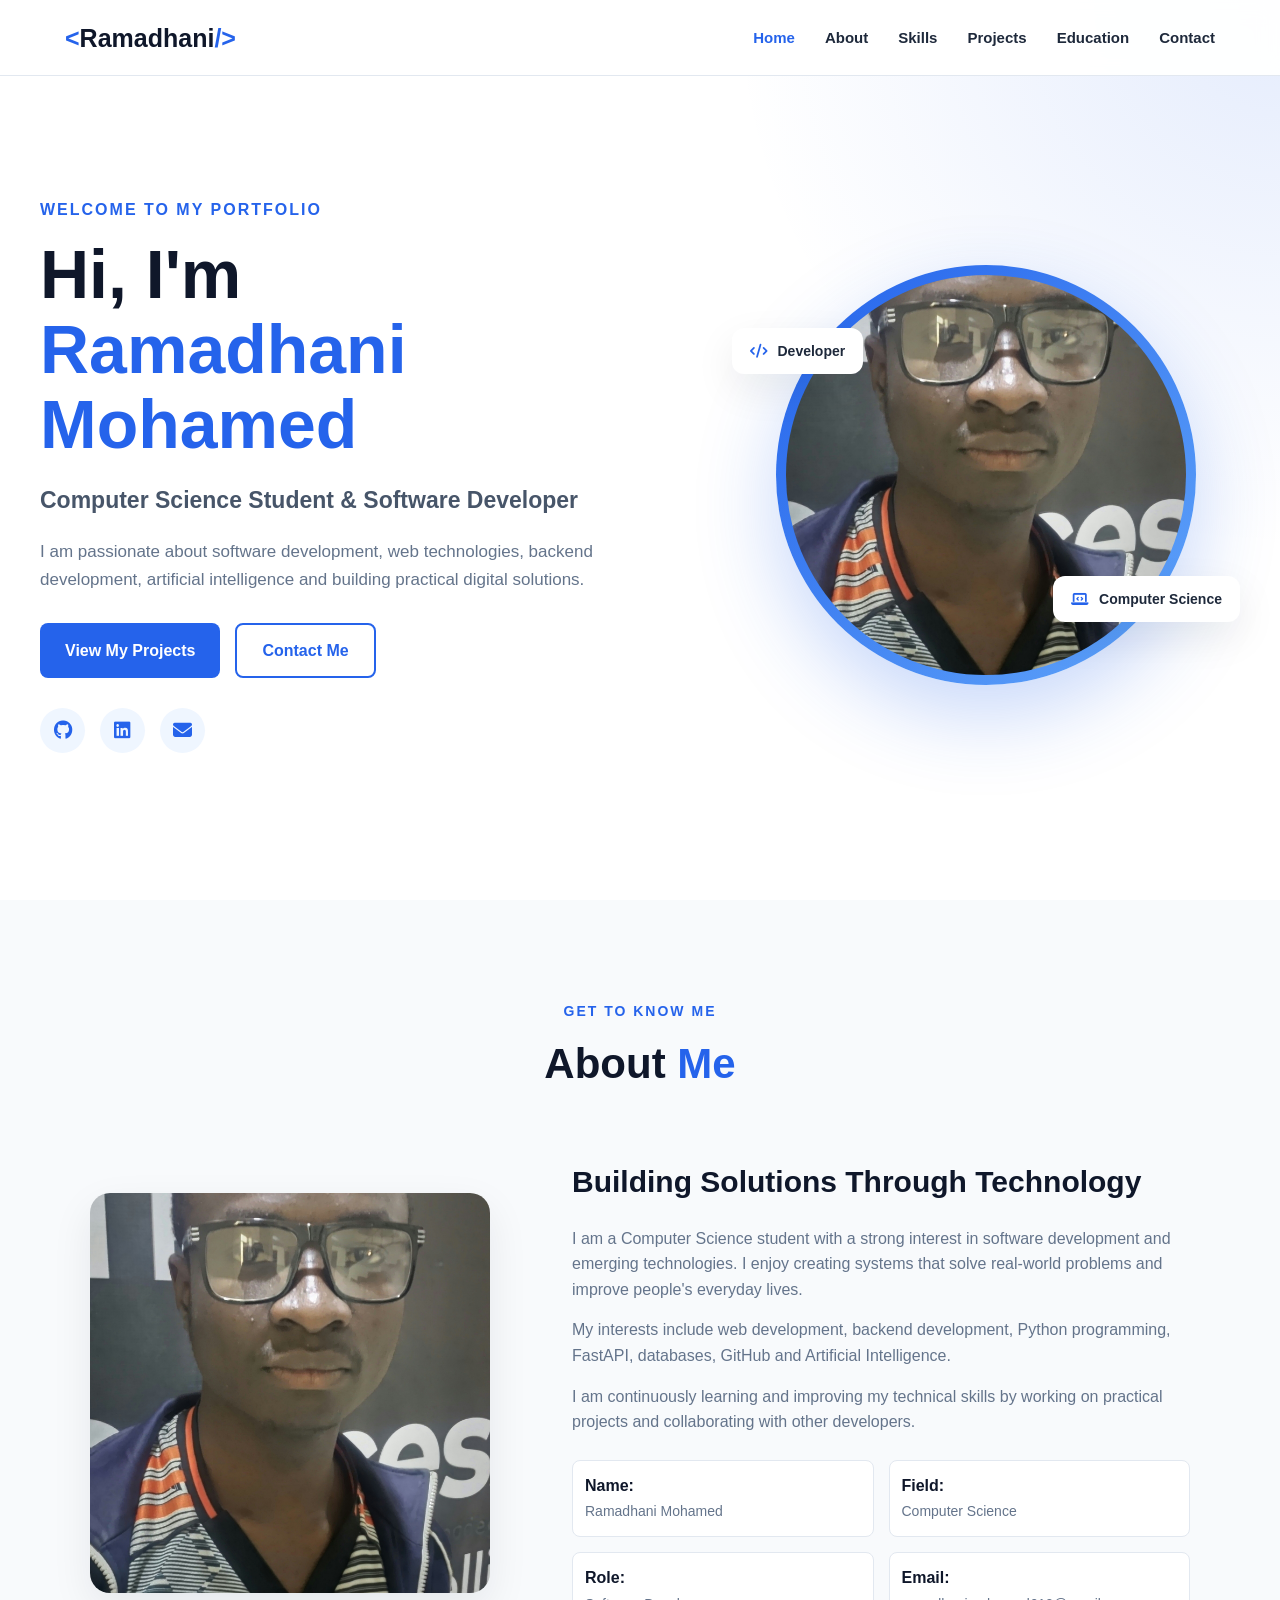
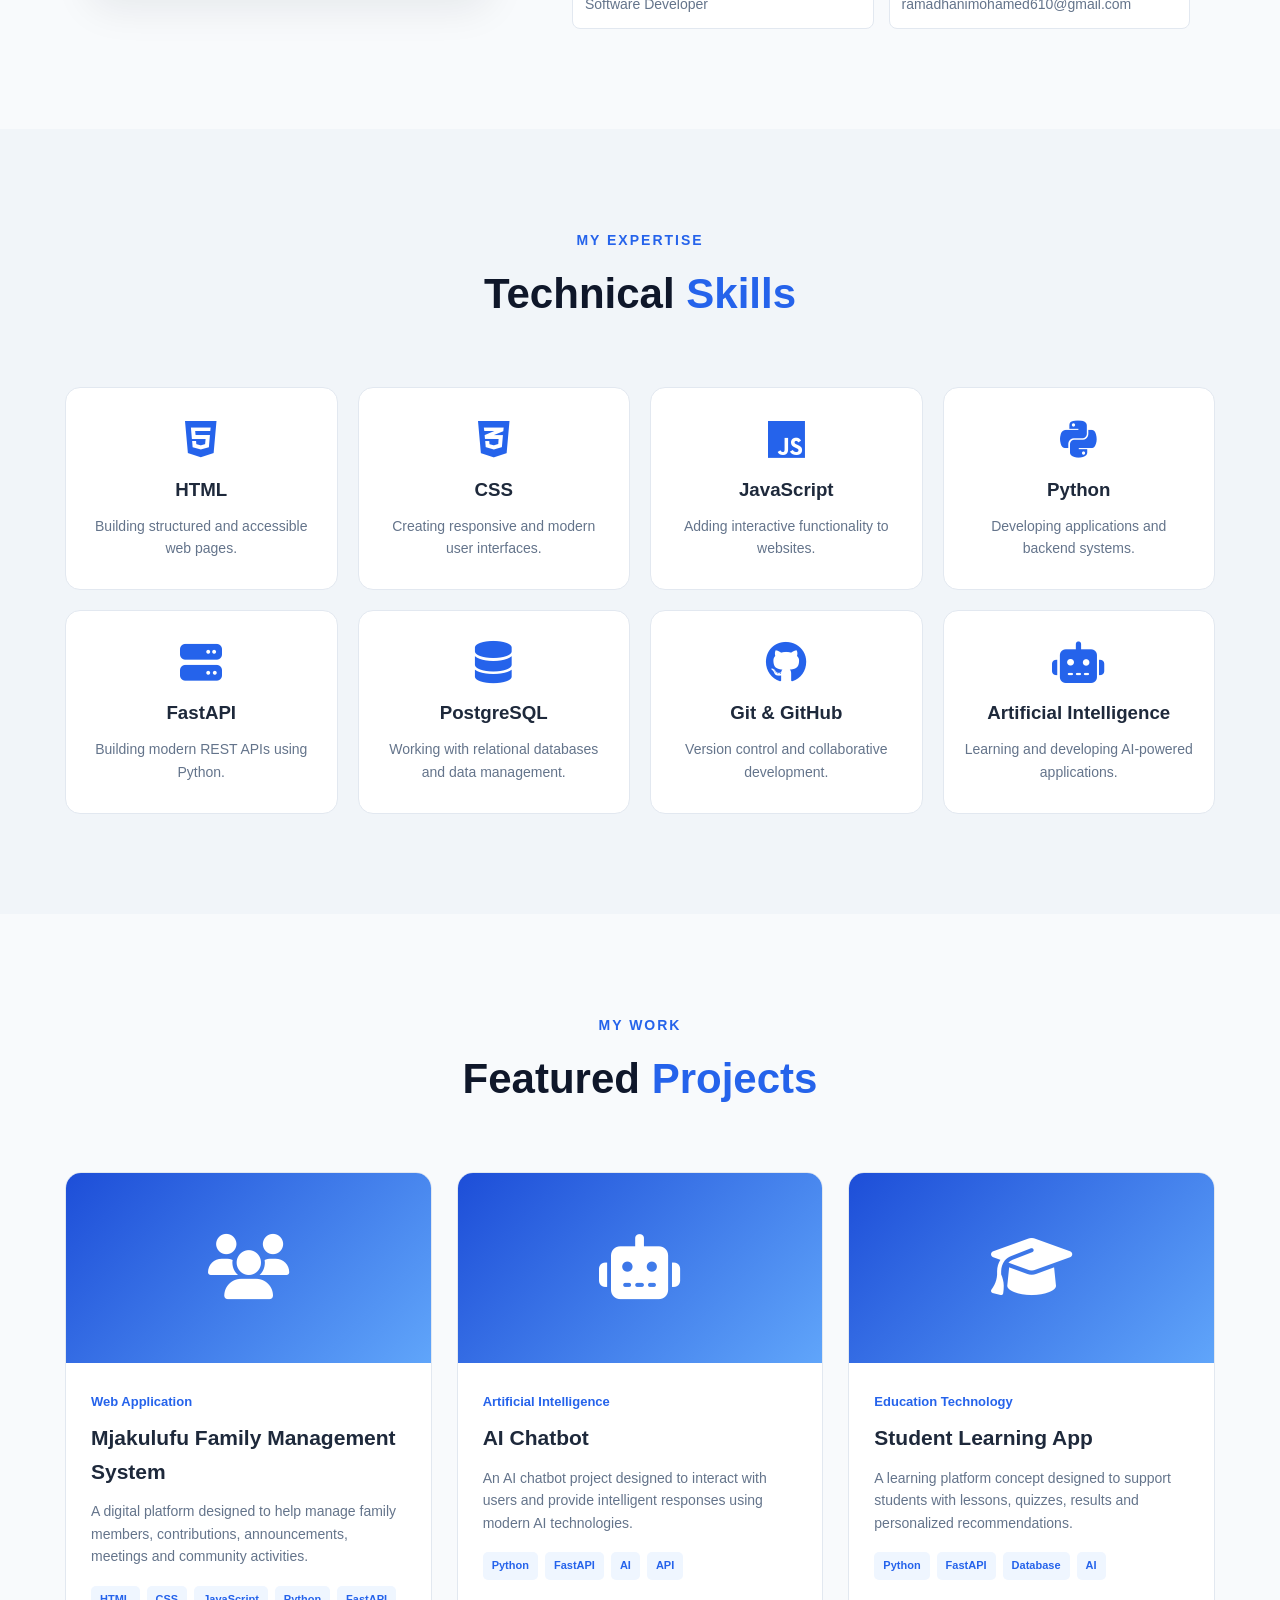
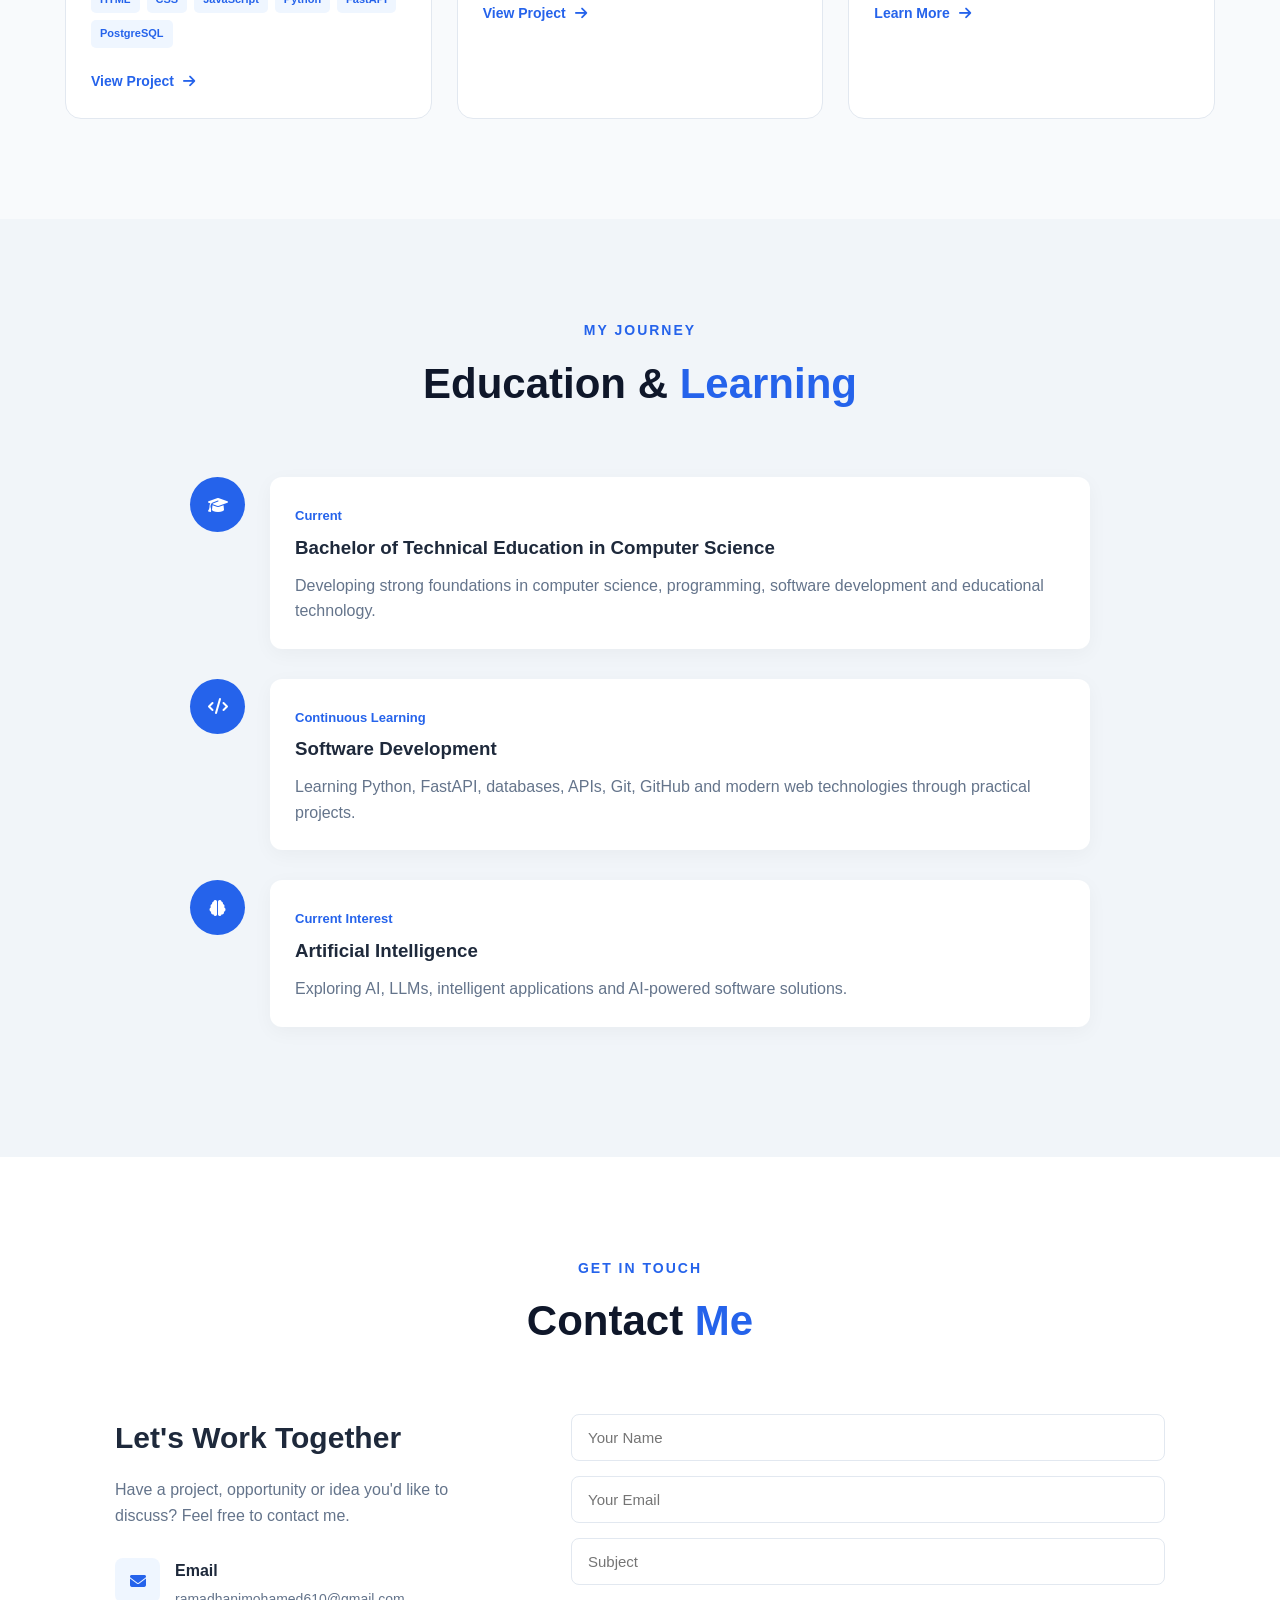
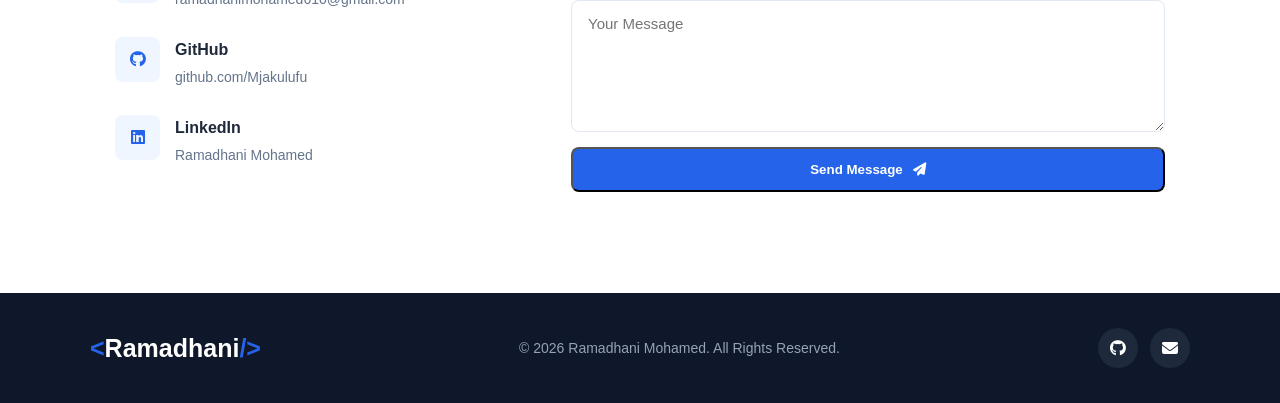
<file: OneDrive/Documents/Mjakulufu-portfolio/index.html>
<!DOCTYPE html>
<html lang="en">
<head>
    <meta charset="UTF-8">
    <meta name="viewport" content="width=device-width, initial-scale=1.0">

    <meta name="description" content="Ramadhani Mohamed - Computer Science Student and Software Developer Portfolio">
    <meta name="author" content="Ramadhani Mohamed">

    <title>Ramadhani Mohamed | Software Developer</title>

    <link rel="stylesheet" href="style.css">

    <!-- Font Awesome -->
    <link
        rel="stylesheet"
        href="https://cdnjs.cloudflare.com/ajax/libs/font-awesome/6.5.2/css/all.min.css"
    >
</head>

<body>

    <!-- ================= NAVBAR ================= -->
    <header class="header">
        <nav class="navbar">

            <a href="#home" class="logo">
                <span>&lt;</span>Ramadhani<span>/&gt;</span>
            </a>

            <ul class="nav-links" id="navLinks">
                <li><a href="#home">Home</a></li>
                <li><a href="#about">About</a></li>
                <li><a href="#skills">Skills</a></li>
                <li><a href="#projects">Projects</a></li>
                <li><a href="#education">Education</a></li>
                <li><a href="#contact">Contact</a></li>
            </ul>

            <button class="menu-btn" id="menuBtn">
                <i class="fas fa-bars"></i>
            </button>

        </nav>
    </header>


    <!-- ================= HOME ================= -->
    <section class="hero" id="home">

        <div class="hero-container">

            <div class="hero-text">

                <p class="welcome">WELCOME TO MY PORTFOLIO</p>

                <h1>
                    Hi, I'm
                    <span>Ramadhani Mohamed</span>
                </h1>

                <h2>Computer Science Student & Software Developer</h2>

                <p class="hero-description">
                    I am passionate about software development, web technologies,
                    backend development, artificial intelligence and building
                    practical digital solutions.
                </p>

                <div class="hero-buttons">
                    <a href="#projects" class="btn primary-btn">
                        View My Projects
                    </a>

                    <a href="#contact" class="btn secondary-btn">
                        Contact Me
                    </a>
                </div>

                <div class="social-links">

                    <a
                        href="https://github.com/Mjakulufu"
                        target="_blank"
                        aria-label="GitHub"
                    >
                        <i class="fab fa-github"></i>
                    </a>

                    <a
                        href="https://www.linkedin.com/"
                        target="_blank"
                        aria-label="LinkedIn"
                    >
                        <i class="fab fa-linkedin"></i>
                    </a>

                    <a
                        href="mailto:ramadhanimohamed610@gmail.com"
                        aria-label="Email"
                    >
                        <i class="fas fa-envelope"></i>
                    </a>

                </div>

            </div>


            <!-- PROFILE IMAGE -->
            <div class="hero-image">

                <div class="image-container">

                    <!--
                    IMPORTANT:
                    Put your picture inside:

                    images/profile.jpg

                    Then this image will automatically appear.
                    -->

                    <img
                        src="images/profile.JPG"
                        alt="Ramadhani Mohamed"
                    
                    >

                </div>

                <div class="floating-card card-one">
                    <i class="fas fa-code"></i>
                    <span>Developer</span>
                </div>

                <div class="floating-card card-two">
                    <i class="fas fa-laptop-code"></i>
                    <span>Computer Science</span>
                </div>

            </div>

        </div>

    </section>


    <!-- ================= ABOUT ================= -->
    <section class="section" id="about">

        <div class="section-title">
            <p>GET TO KNOW ME</p>
            <h2>About <span>Me</span></h2>
        </div>

        <div class="about-container">

            <div class="about-image">

                <img
                    src="images/profile.JPG"
                    alt="Ramadhani Mohamed"
                    onerror="this.src='https://via.placeholder.com/400x400?text=Profile+Photo';"
                >

            </div>

            <div class="about-content">

                <h3>Building Solutions Through Technology</h3>

                <p>
                    I am a Computer Science student with a strong interest in
                    software development and emerging technologies. I enjoy
                    creating systems that solve real-world problems and improve
                    people's everyday lives.
                </p>

                <p>
                    My interests include web development, backend development,
                    Python programming, FastAPI, databases, GitHub and
                    Artificial Intelligence.
                </p>

                <p>
                    I am continuously learning and improving my technical skills
                    by working on practical projects and collaborating with
                    other developers.
                </p>

                <div class="about-info">

                    <div>
                        <strong>Name:</strong>
                        <span>Ramadhani Mohamed</span>
                    </div>

                    <div>
                        <strong>Field:</strong>
                        <span>Computer Science</span>
                    </div>

                    <div>
                        <strong>Role:</strong>
                        <span>Software Developer</span>
                    </div>

                    <div>
                        <strong>Email:</strong>
                        <span>ramadhanimohamed610@gmail.com</span>
                    </div>

                </div>

            </div>

        </div>

    </section>


    <!-- ================= SKILLS ================= -->
    <section class="section skills-section" id="skills">

        <div class="section-title">
            <p>MY EXPERTISE</p>
            <h2>Technical <span>Skills</span></h2>
        </div>

        <div class="skills-container">

            <div class="skill-card">
                <i class="fab fa-html5"></i>
                <h3>HTML</h3>
                <p>Building structured and accessible web pages.</p>
            </div>

            <div class="skill-card">
                <i class="fab fa-css3-alt"></i>
                <h3>CSS</h3>
                <p>Creating responsive and modern user interfaces.</p>
            </div>

            <div class="skill-card">
                <i class="fab fa-js"></i>
                <h3>JavaScript</h3>
                <p>Adding interactive functionality to websites.</p>
            </div>

            <div class="skill-card">
                <i class="fab fa-python"></i>
                <h3>Python</h3>
                <p>Developing applications and backend systems.</p>
            </div>

            <div class="skill-card">
                <i class="fas fa-server"></i>
                <h3>FastAPI</h3>
                <p>Building modern REST APIs using Python.</p>
            </div>

            <div class="skill-card">
                <i class="fas fa-database"></i>
                <h3>PostgreSQL</h3>
                <p>Working with relational databases and data management.</p>
            </div>

            <div class="skill-card">
                <i class="fab fa-github"></i>
                <h3>Git & GitHub</h3>
                <p>Version control and collaborative development.</p>
            </div>

            <div class="skill-card">
                <i class="fas fa-robot"></i>
                <h3>Artificial Intelligence</h3>
                <p>Learning and developing AI-powered applications.</p>
            </div>

        </div>

    </section>


    <!-- ================= PROJECTS ================= -->
    <section class="section" id="projects">

        <div class="section-title">
            <p>MY WORK</p>
            <h2>Featured <span>Projects</span></h2>
        </div>

        <div class="projects-container">


            <!-- PROJECT 1 -->
            <div class="project-card">

                <div class="project-image">
                    <i class="fas fa-users"></i>
                </div>

                <div class="project-content">

                    <span class="project-category">
                        Web Application
                    </span>

                    <h3>Mjakulufu Family Management System</h3>

                    <p>
                        A digital platform designed to help manage family
                        members, contributions, announcements, meetings and
                        community activities.
                    </p>

                    <div class="project-tech">
                        <span>HTML</span>
                        <span>CSS</span>
                        <span>JavaScript</span>
                        <span>Python</span>
                        <span>FastAPI</span>
                        <span>PostgreSQL</span>
                    </div>

                    <a
                        href="https://mjakulufu.github.io/Mjakulufu-Family-management-system/"
                        target="_blank"
                        class="project-link"
                    >
                        View Project
                        <i class="fas fa-arrow-right"></i>
                    </a>

                </div>

            </div>


            <!-- PROJECT 2 -->
            <div class="project-card">

                <div class="project-image">
                    <i class="fas fa-robot"></i>
                </div>

                <div class="project-content">

                    <span class="project-category">
                        Artificial Intelligence
                    </span>

                    <h3>AI Chatbot</h3>

                    <p>
                        An AI chatbot project designed to interact with users
                        and provide intelligent responses using modern AI
                        technologies.
                    </p>

                    <div class="project-tech">
                        <span>Python</span>
                        <span>FastAPI</span>
                        <span>AI</span>
                        <span>API</span>
                    </div>

                    <a
                        href="https://github.com/seniorkalima194-AAK/Ai-CHATBOT--01"
                        target="_blank"
                        class="project-link"
                    >
                        View Project
                        <i class="fas fa-arrow-right"></i>
                    </a>

                </div>

            </div>


            <!-- PROJECT 3 -->
            <div class="project-card">

                <div class="project-image">
                    <i class="fas fa-graduation-cap"></i>
                </div>

                <div class="project-content">

                    <span class="project-category">
                        Education Technology
                    </span>

                    <h3>Student Learning App</h3>

                    <p>
                        A learning platform concept designed to support students
                        with lessons, quizzes, results and personalized
                        recommendations.
                    </p>

                    <div class="project-tech">
                        <span>Python</span>
                        <span>FastAPI</span>
                        <span>Database</span>
                        <span>AI</span>
                    </div>

                    <a href="#contact" class="project-link">
                        Learn More
                        <i class="fas fa-arrow-right"></i>
                    </a>

                </div>

            </div>

        </div>

    </section>


    <!-- ================= EDUCATION ================= -->
    <section class="section education-section" id="education">

        <div class="section-title">
            <p>MY JOURNEY</p>
            <h2>Education & <span>Learning</span></h2>
        </div>

        <div class="timeline">

            <div class="timeline-item">

                <div class="timeline-icon">
                    <i class="fas fa-graduation-cap"></i>
                </div>

                <div class="timeline-content">

                    <span>Current</span>

                    <h3>Bachelor of Technical Education in Computer Science</h3>

                    <p>
                        Developing strong foundations in computer science,
                        programming, software development and educational
                        technology.
                    </p>

                </div>

            </div>


            <div class="timeline-item">

                <div class="timeline-icon">
                    <i class="fas fa-code"></i>
                </div>

                <div class="timeline-content">

                    <span>Continuous Learning</span>

                    <h3>Software Development</h3>

                    <p>
                        Learning Python, FastAPI, databases, APIs, Git,
                        GitHub and modern web technologies through practical
                        projects.
                    </p>

                </div>

            </div>


            <div class="timeline-item">

                <div class="timeline-icon">
                    <i class="fas fa-brain"></i>
                </div>

                <div class="timeline-content">

                    <span>Current Interest</span>

                    <h3>Artificial Intelligence</h3>

                    <p>
                        Exploring AI, LLMs, intelligent applications and
                        AI-powered software solutions.
                    </p>

                </div>

            </div>

        </div>

    </section>


    <!-- ================= CONTACT ================= -->
    <section class="section contact-section" id="contact">

        <div class="section-title">

            <p>GET IN TOUCH</p>

            <h2>Contact <span>Me</span></h2>

        </div>


        <div class="contact-container">

            <div class="contact-info">

                <h3>Let's Work Together</h3>

                <p>
                    Have a project, opportunity or idea you'd like to discuss?
                    Feel free to contact me.
                </p>


                <div class="contact-item">

                    <div class="contact-icon">
                        <i class="fas fa-envelope"></i>
                    </div>

                    <div>
                        <h4>Email</h4>
                        <a href="mailto:ramadhanimohamed610@gmail.com">
                            ramadhanimohamed610@gmail.com
                        </a>
                    </div>

                </div>


                <div class="contact-item">

                    <div class="contact-icon">
                        <i class="fab fa-github"></i>
                    </div>

                    <div>
                        <h4>GitHub</h4>
                        <a
                            href="https://github.com/Mjakulufu"
                            target="_blank"
                        >
                            github.com/Mjakulufu
                        </a>
                    </div>

                </div>


                <div class="contact-item">

                    <div class="contact-icon">
                        <i class="fab fa-linkedin"></i>
                    </div>

                    <div>
                        <h4>LinkedIn</h4>
                        <a
                            href="https://www.linkedin.com/in/ramadhani-mohamed-6170bb42a/"
                            target="_blank"
                            rel="noopener noreferrer"
                
                        >
                             Ramadhani Mohamed
                        </a>
                    </div>

                </div>

            </div>


            <form class="contact-form" id="contactForm">

                <input
                    type="text"
                    id="name"
                    placeholder="Your Name"
                    required
                >

                <input
                    type="email"
                    id="email"
                    placeholder="Your Email"
                    required
                >

                <input
                    type="text"
                    id="subject"
                    placeholder="Subject"
                    required
                >

                <textarea
                    id="message"
                    rows="6"
                    placeholder="Your Message"
                    required
                ></textarea>

                <button type="submit" class="btn primary-btn">
                    Send Message
                    <i class="fas fa-paper-plane"></i>
                </button>

            </form>

        </div>

    </section>


    <!-- ================= FOOTER ================= -->
    <footer class="footer">

        <div class="footer-content">

            <a href="#home" class="logo">
                <span>&lt;</span>Ramadhani<span>/&gt;</span>
            </a>

            <p>
                © <span id="year"></span> Ramadhani Mohamed.
                All Rights Reserved.
            </p>

            <div class="footer-social">

                <a
                    href="https://github.com/Mjakulufu"
                    target="_blank"
                >
                    <i class="fab fa-github"></i>
                </a>

                <a
                    href="mailto:ramadhanimohamed610@gmail.com"
                >
                    <i class="fas fa-envelope"></i>
                </a>

            </div>

        </div>

    </footer>


    <!-- BACK TO TOP -->
    <button id="backToTop" class="back-to-top">
        <i class="fas fa-arrow-up"></i>
    </button>


    <script src="script.js"></script>

</body>
</html>
</file>
<file: OneDrive/Documents/Mjakulufu-portfolio/style.css>
/* =========================
   RESET
========================= */

* {
    margin: 0;
    padding: 0;
    box-sizing: border-box;
}

html {
    scroll-behavior: smooth;
}

body {
    font-family: Arial, Helvetica, sans-serif;
    background: #f8fafc;
    color: #1e293b;
    line-height: 1.6;
}

a {
    text-decoration: none;
    color: inherit;
}

img {
    max-width: 100%;
    display: block;
}

button,
input,
textarea {
    font-family: inherit;
}


/* =========================
   VARIABLES
========================= */

:root {
    --primary: #2563eb;
    --primary-dark: #1d4ed8;
    --secondary: #0f172a;
    --text: #334155;
    --light: #f8fafc;
    --white: #ffffff;
    --border: #e2e8f0;
    --shadow: 0 15px 40px rgba(15, 23, 42, 0.08);
    --transition: 0.3s ease;
}


/* =========================
   HEADER
========================= */

.header {
    position: fixed;
    top: 0;
    left: 0;
    width: 100%;
    z-index: 1000;
    background: rgba(255, 255, 255, 0.95);
    border-bottom: 1px solid var(--border);
    backdrop-filter: blur(10px);
}

.navbar {
    max-width: 1200px;
    margin: auto;
    height: 75px;
    padding: 0 25px;

    display: flex;
    align-items: center;
    justify-content: space-between;
}

.logo {
    font-size: 25px;
    font-weight: 800;
    color: var(--secondary);
}

.logo span {
    color: var(--primary);
}

.nav-links {
    list-style: none;
    display: flex;
    gap: 30px;
}

.nav-links a {
    font-size: 15px;
    font-weight: 600;
    transition: var(--transition);
}

.nav-links a:hover {
    color: var(--primary);
}

.menu-btn {
    display: none;
    background: none;
    border: none;
    font-size: 25px;
    cursor: pointer;
}


/* =========================
   HERO
========================= */

.hero {
    min-height: 100vh;
    padding: 130px 25px 80px;

    display: flex;
    align-items: center;

    background:
        radial-gradient(
            circle at top right,
            rgba(37, 99, 235, 0.12),
            transparent 35%
        ),
        #ffffff;
}

.hero-container {
    max-width: 1200px;
    width: 100%;
    margin: auto;

    display: grid;
    grid-template-columns: 1.1fr 0.9fr;
    align-items: center;
    gap: 70px;
}

.welcome {
    color: var(--primary);
    font-weight: 700;
    letter-spacing: 2px;
    margin-bottom: 15px;
}

.hero-text h1 {
    font-size: clamp(40px, 6vw, 68px);
    line-height: 1.1;
    color: var(--secondary);
    margin-bottom: 20px;
}

.hero-text h1 span {
    display: block;
    color: var(--primary);
}

.hero-text h2 {
    font-size: 23px;
    margin-bottom: 20px;
    color: #475569;
}

.hero-description {
    max-width: 650px;
    color: #64748b;
    font-size: 17px;
    margin-bottom: 30px;
}

.hero-buttons {
    display: flex;
    gap: 15px;
    flex-wrap: wrap;
}

.btn {
    display: inline-flex;
    align-items: center;
    justify-content: center;
    gap: 10px;

    padding: 13px 25px;

    border-radius: 8px;
    font-weight: 700;

    transition: var(--transition);
}

.primary-btn {
    background: var(--primary);
    color: white;
}

.primary-btn:hover {
    background: var(--primary-dark);
    transform: translateY(-3px);
}

.secondary-btn {
    border: 2px solid var(--primary);
    color: var(--primary);
}

.secondary-btn:hover {
    background: var(--primary);
    color: white;
}

.social-links {
    display: flex;
    gap: 15px;
    margin-top: 30px;
}

.social-links a {
    width: 45px;
    height: 45px;

    display: flex;
    align-items: center;
    justify-content: center;

    border-radius: 50%;
    background: #eff6ff;
    color: var(--primary);

    font-size: 19px;

    transition: var(--transition);
}

.social-links a:hover {
    background: var(--primary);
    color: white;
    transform: translateY(-4px);
}


/* =========================
   PROFILE IMAGE
========================= */

.hero-image {
    position: relative;
    display: flex;
    justify-content: center;
    align-items: center;
}

.image-container {
    width: min(420px, 85vw);
    height: min(420px, 85vw);

    border-radius: 50%;
    padding: 10px;

    background: linear-gradient(
        135deg,
        var(--primary),
        #60a5fa
    );

    box-shadow: 0 30px 80px rgba(37, 99, 235, 0.25);
}

.image-container img {
    width: 100%;
    height: 100%;

    object-fit: cover;

    border-radius: 50%;

    background: #e2e8f0;
}

.floating-card {
    position: absolute;

    background: white;
    padding: 12px 18px;

    border-radius: 12px;

    box-shadow: var(--shadow);

    display: flex;
    align-items: center;
    gap: 10px;

    font-weight: 700;
    font-size: 14px;
}

.floating-card i {
    color: var(--primary);
}

.card-one {
    top: 15%;
    left: 0;
}

.card-two {
    bottom: 15%;
    right: 0;
}


/* =========================
   GENERAL SECTION
========================= */

.section {
    padding: 100px 25px;
}

.section-title {
    text-align: center;
    margin-bottom: 60px;
}

.section-title p {
    color: var(--primary);
    font-size: 14px;
    font-weight: 800;
    letter-spacing: 2px;
    margin-bottom: 8px;
}

.section-title h2 {
    font-size: 42px;
    color: var(--secondary);
}

.section-title h2 span {
    color: var(--primary);
}


/* =========================
   ABOUT
========================= */

.about-container {
    max-width: 1100px;
    margin: auto;

    display: grid;
    grid-template-columns: 0.8fr 1.2fr;
    gap: 70px;
    align-items: center;
}

.about-image img {
    width: 100%;
    max-width: 400px;
    aspect-ratio: 1;
    object-fit: cover;

    border-radius: 20px;

    box-shadow: var(--shadow);
}

.about-content h3 {
    font-size: 30px;
    margin-bottom: 20px;
    color: var(--secondary);
}

.about-content p {
    color: #64748b;
    margin-bottom: 15px;
}

.about-info {
    margin-top: 25px;

    display: grid;
    grid-template-columns: 1fr 1fr;
    gap: 15px;
}

.about-info div {
    padding: 12px;

    background: white;
    border: 1px solid var(--border);
    border-radius: 8px;
}

.about-info strong {
    display: block;
    color: var(--secondary);
}

.about-info span {
    color: #64748b;
    font-size: 14px;
}


/* =========================
   SKILLS
========================= */

.skills-section {
    background: #f1f5f9;
}

.skills-container {
    max-width: 1150px;
    margin: auto;

    display: grid;
    grid-template-columns: repeat(4, 1fr);
    gap: 20px;
}

.skill-card {
    background: white;

    padding: 30px 20px;

    border: 1px solid var(--border);
    border-radius: 15px;

    text-align: center;

    transition: var(--transition);
}

.skill-card:hover {
    transform: translateY(-8px);
    box-shadow: var(--shadow);
}

.skill-card i {
    font-size: 42px;
    color: var(--primary);
    margin-bottom: 15px;
}

.skill-card h3 {
    margin-bottom: 10px;
}

.skill-card p {
    color: #64748b;
    font-size: 14px;
}


/* =========================
   PROJECTS
========================= */

.projects-container {
    max-width: 1150px;
    margin: auto;

    display: grid;
    grid-template-columns: repeat(3, 1fr);
    gap: 25px;
}

.project-card {
    background: white;

    border: 1px solid var(--border);
    border-radius: 16px;

    overflow: hidden;

    transition: var(--transition);
}

.project-card:hover {
    transform: translateY(-8px);
    box-shadow: var(--shadow);
}

.project-image {
    height: 190px;

    display: flex;
    align-items: center;
    justify-content: center;

    background: linear-gradient(
        135deg,
        #1d4ed8,
        #60a5fa
    );

    color: white;
    font-size: 65px;
}

.project-content {
    padding: 25px;
}

.project-category {
    color: var(--primary);
    font-size: 13px;
    font-weight: 700;
}

.project-content h3 {
    font-size: 21px;
    margin: 8px 0 12px;
}

.project-content p {
    color: #64748b;
    font-size: 14px;
    margin-bottom: 18px;
}

.project-tech {
    display: flex;
    flex-wrap: wrap;
    gap: 7px;
    margin-bottom: 20px;
}

.project-tech span {
    padding: 5px 9px;

    background: #eff6ff;
    color: var(--primary);

    border-radius: 5px;

    font-size: 11px;
    font-weight: 700;
}

.project-link {
    color: var(--primary);
    font-weight: 700;
    font-size: 14px;
}

.project-link i {
    margin-left: 5px;
    transition: var(--transition);
}

.project-link:hover i {
    margin-left: 10px;
}


/* =========================
   EDUCATION
========================= */

.education-section {
    background: #f1f5f9;
}

.timeline {
    max-width: 900px;
    margin: auto;
}

.timeline-item {
    position: relative;

    display: flex;
    gap: 25px;

    margin-bottom: 30px;
}

.timeline-icon {
    min-width: 55px;
    height: 55px;

    border-radius: 50%;

    background: var(--primary);
    color: white;

    display: flex;
    align-items: center;
    justify-content: center;
}

.timeline-content {
    background: white;

    padding: 25px;

    border-radius: 12px;

    flex: 1;

    box-shadow: 0 5px 20px rgba(0,0,0,0.04);
}

.timeline-content span {
    color: var(--primary);
    font-size: 13px;
    font-weight: 700;
}

.timeline-content h3 {
    margin: 5px 0 10px;
}

.timeline-content p {
    color: #64748b;
}


/* =========================
   CONTACT
========================= */

.contact-section {
    background: white;
}

.contact-container {
    max-width: 1050px;
    margin: auto;

    display: grid;
    grid-template-columns: 0.8fr 1.2fr;
    gap: 60px;
}

.contact-info h3 {
    font-size: 30px;
    margin-bottom: 15px;
}

.contact-info > p {
    color: #64748b;
    margin-bottom: 30px;
}

.contact-item {
    display: flex;
    gap: 15px;
    margin-bottom: 25px;
}

.contact-icon {
    min-width: 45px;
    height: 45px;

    background: #eff6ff;
    color: var(--primary);

    display: flex;
    align-items: center;
    justify-content: center;

    border-radius: 8px;
}

.contact-item h4 {
    margin-bottom: 2px;
}

.contact-item a {
    color: #64748b;
    font-size: 14px;
}

.contact-item a:hover {
    color: var(--primary);
}

.contact-form {
    display: flex;
    flex-direction: column;
    gap: 15px;
}

.contact-form input,
.contact-form textarea {
    width: 100%;

    padding: 14px 16px;

    border: 1px solid var(--border);
    border-radius: 8px;

    outline: none;

    font-size: 15px;

    transition: var(--transition);
}

.contact-form input:focus,
.contact-form textarea:focus {
    border-color: var(--primary);
    box-shadow: 0 0 0 3px rgba(37, 99, 235, 0.1);
}

.contact-form textarea {
    resize: vertical;
}


/* =========================
   FOOTER
========================= */

.footer {
    background: var(--secondary);
    color: white;
    padding: 35px 25px;
}

.footer-content {
    max-width: 1100px;
    margin: auto;

    display: flex;
    align-items: center;
    justify-content: space-between;
    gap: 20px;
}

.footer .logo {
    color: white;
}

.footer p {
    color: #94a3b8;
    font-size: 14px;
}

.footer-social {
    display: flex;
    gap: 12px;
}

.footer-social a {
    width: 40px;
    height: 40px;

    border-radius: 50%;

    background: #1e293b;

    display: flex;
    align-items: center;
    justify-content: center;

    transition: var(--transition);
}

.footer-social a:hover {
    background: var(--primary);
}


/* =========================
   BACK TO TOP
========================= */

.back-to-top {
    position: fixed;

    right: 25px;
    bottom: 25px;

    width: 45px;
    height: 45px;

    border: none;
    border-radius: 50%;

    background: var(--primary);
    color: white;

    cursor: pointer;

    opacity: 0;
    visibility: hidden;

    transition: var(--transition);
}

.back-to-top.show {
    opacity: 1;
    visibility: visible;
}


/* =========================
   RESPONSIVE
========================= */

@media (max-width: 1000px) {

    .hero-container {
        grid-template-columns: 1fr;
        text-align: center;
    }

    .hero-description {
        margin-left: auto;
        margin-right: auto;
    }

    .hero-buttons,
    .social-links {
        justify-content: center;
    }

    .hero-image {
        order: -1;
    }

    .skills-container {
        grid-template-columns: repeat(2, 1fr);
    }

    .projects-container {
        grid-template-columns: repeat(2, 1fr);
    }

    .about-container {
        grid-template-columns: 1fr;
    }

    .about-image {
        display: flex;
        justify-content: center;
    }

    .contact-container {
        grid-template-columns: 1fr;
    }
}


@media (max-width: 700px) {

    .nav-links {
        position: absolute;

        top: 75px;
        left: 0;

        width: 100%;

        background: white;

        flex-direction: column;

        align-items: center;

        padding: 25px;

        border-bottom: 1px solid var(--border);

        transform: translateY(-150%);
        transition: var(--transition);
    }

    .nav-links.active {
        transform: translateY(0);
    }

    .menu-btn {
        display: block;
    }

    .section {
        padding: 75px 20px;
    }

    .section-title h2 {
        font-size: 34px;
    }

    .skills-container,
    .projects-container {
        grid-template-columns: 1fr;
    }

    .about-info {
        grid-template-columns: 1fr;
    }

    .floating-card {
        font-size: 11px;
        padding: 9px 12px;
    }

    .card-one {
        left: -5px;
    }

    .card-two {
        right: -5px;
    }

    .footer-content {
        flex-direction: column;
        text-align: center;
    }
}


@media (max-width: 450px) {

    .hero-text h1 {
        font-size: 40px;
    }

    .hero-text h2 {
        font-size: 19px;
    }

    .image-container {
        width: 290px;
        height: 290px;
    }

    .timeline-item {
        gap: 12px;
    }

}
</file>
